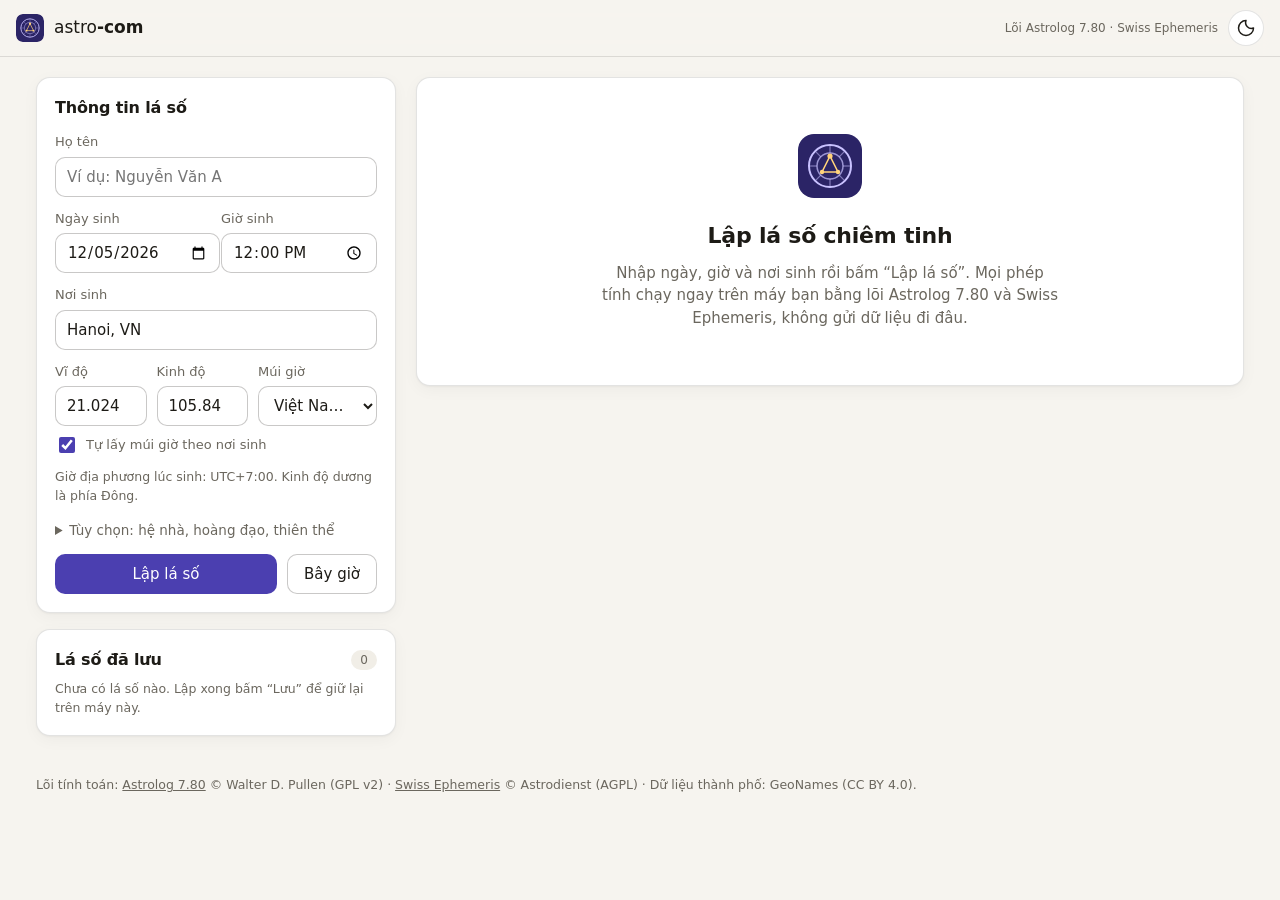
<file: index.html>
<!doctype html>
<html lang="vi">
<head>
  <meta charset="utf-8">
  <meta name="viewport" content="width=device-width, initial-scale=1, viewport-fit=cover">
  <meta name="theme-color" content="#f6f4ef" media="(prefers-color-scheme: light)">
  <meta name="theme-color" content="#131218" media="(prefers-color-scheme: dark)">
  <title>astro-com</title>
  <meta name="description" content="Lập lá số chiêm tinh bằng lõi Astrolog 7.80 và Swiss Ephemeris, chạy ngay trên máy.">
  <link rel="icon" href="icon.svg" type="image/svg+xml">
  <link rel="manifest" href="manifest.webmanifest">
  <link rel="apple-touch-icon" href="apple-touch-icon.png">
  <meta name="apple-mobile-web-app-capable" content="yes">
  <meta name="mobile-web-app-capable" content="yes">
  <meta name="apple-mobile-web-app-title" content="astro-com">
  <meta name="apple-mobile-web-app-status-bar-style" content="default">
  <link rel="stylesheet" href="style.css">
  <script>
    try { const t = localStorage.getItem('astrolog-web.theme'); if (t) document.documentElement.dataset.theme = t; } catch {}
  </script>
</head>
<body>
  <header class="topbar">
    <div class="brand">
      <img src="icon.svg" alt="" width="28" height="28">
      <span>astro<b>-com</b></span>
    </div>
    <div class="topbar-right">
      <span class="engine-tag" id="engineTag">Đang nạp lõi Astrolog…</span>
      <button class="btn small install-btn" type="button" id="installBtn" hidden>
        <svg viewBox="0 0 24 24" width="16" height="16" aria-hidden="true"><path fill="none" stroke="currentColor" stroke-width="2" stroke-linecap="round" stroke-linejoin="round" d="M12 4v11m0 0-4-4m4 4 4-4M5 19h14"/></svg>
        Cài app
      </button>
      <button class="icon-btn" id="themeBtn" type="button" aria-label="Đổi giao diện sáng/tối" title="Đổi giao diện sáng/tối">
        <svg viewBox="0 0 24 24" width="20" height="20" aria-hidden="true"><path fill="none" stroke="currentColor" stroke-width="1.8" stroke-linecap="round" stroke-linejoin="round" d="M12 3a9 9 0 1 0 9 9 7 7 0 0 1-9-9z"/></svg>
      </button>
    </div>
  </header>

  <div class="banner" id="iosHint" hidden>
    <span>Cài lên iPhone/iPad: bấm nút <b>Chia sẻ</b>
      <svg viewBox="0 0 24 24" width="16" height="16" aria-hidden="true" style="vertical-align:-3px"><path fill="none" stroke="currentColor" stroke-width="2" stroke-linecap="round" stroke-linejoin="round" d="M12 15V3m0 0L8 7m4-4 4 4M6 11H5v10h14V11h-1"/></svg>
      rồi chọn <b>Thêm vào MH chính</b>.</span>
    <button class="icon-btn small" type="button" id="iosHintClose" aria-label="Đóng hướng dẫn">✕</button>
  </div>

  <div class="toast" id="toast" role="status" hidden></div>

  <main class="layout">
    <aside class="side">
      <form class="card form" id="chartForm" novalidate>
        <h2>Thông tin lá số</h2>

        <label class="field">
          <span>Họ tên</span>
          <input id="name" name="name" type="text" placeholder="Ví dụ: Nguyễn Văn A" autocomplete="off">
        </label>

        <div class="row2">
          <label class="field">
            <span>Ngày sinh</span>
            <input id="date" name="date" type="date" required>
          </label>
          <label class="field">
            <span>Giờ sinh</span>
            <input id="time" name="time" type="time" step="60" required>
          </label>
        </div>

        <div class="field city-field">
          <label for="city">Nơi sinh</label>
          <input id="city" type="text" placeholder="Gõ tên thành phố, ví dụ: Hanoi" autocomplete="off"
                 role="combobox" aria-expanded="false" aria-controls="citySuggest" aria-autocomplete="list">
          <ul class="suggest" id="citySuggest" role="listbox" hidden></ul>
        </div>

        <div class="row3">
          <label class="field">
            <span>Vĩ độ</span>
            <input id="lat" type="number" step="0.0001" min="-90" max="90" inputmode="decimal">
          </label>
          <label class="field">
            <span>Kinh độ</span>
            <input id="lon" type="number" step="0.0001" min="-180" max="180" inputmode="decimal">
          </label>
          <label class="field">
            <span>Múi giờ</span>
            <select id="tz"></select>
          </label>
        </div>
        <label class="toggle tz-auto"><input type="checkbox" id="tzAuto" checked> Tự lấy múi giờ theo nơi sinh</label>
        <p class="hint" id="zoneNote">Kinh độ dương là phía Đông. Múi giờ theo chuẩn IANA, tự xét giờ mùa hè.</p>

        <details class="more">
          <summary>Tùy chọn: hệ nhà, hoàng đạo, thiên thể</summary>
          <div class="row2">
            <label class="field">
              <span>Hệ thống nhà</span>
              <select id="house">
                <option value="0">Placidus</option>
                <option value="1">Koch</option>
                <option value="2">Equal</option>
                <option value="14">Whole Sign</option>
                <option value="3">Campanus</option>
                <option value="5">Regiomontanus</option>
                <option value="6">Porphyry</option>
                <option value="8">Topocentric</option>
                <option value="9">Alcabitius</option>
                <option value="15">Vedic</option>
              </select>
            </label>
            <label class="field">
              <span>Hoàng đạo</span>
              <select id="zodiac">
                <option value="tropical">Nhiệt đới (Tropical)</option>
                <option value="sidereal">Thiên văn (Sidereal)</option>
              </select>
            </label>
          </div>
          <div class="obj-section">
            <div class="obj-head">
              <span>Thiên thể hiển thị</span>
              <span class="muted" id="objCount"></span>
            </div>
            <div class="presets">
              <button type="button" class="chip-btn" data-preset="basic">Cơ bản</button>
              <button type="button" class="chip-btn" data-preset="popular">Phổ biến</button>
              <button type="button" class="chip-btn" data-preset="all">Tất cả</button>
            </div>
            <div id="objectPicker" class="obj-picker"></div>
            <p class="hint">Luôn có 10 hành tinh chính, Cung Mọc (AC) và Thiên Đỉnh (MC). Thay đổi áp dụng ngay cho lá số đang mở.</p>
          </div>
        </details>

        <p class="error" id="formError" role="alert" hidden></p>

        <div class="actions">
          <button class="btn primary" type="submit" id="castBtn">Lập lá số</button>
          <button class="btn" type="button" id="nowBtn">Bây giờ</button>
        </div>
      </form>

      <section class="card saved">
        <div class="saved-head">
          <h2>Lá số đã lưu</h2>
          <span class="count" id="savedCount">0</span>
        </div>
        <ul id="savedList" class="saved-list"></ul>
        <p class="hint" id="savedEmpty">Chưa có lá số nào. Lập xong bấm “Lưu” để giữ lại trên máy này.</p>
      </section>
    </aside>

    <section class="results">
      <div class="empty card" id="emptyState">
        <img src="icon.svg" alt="" width="64" height="64">
        <h1>Lập lá số chiêm tinh</h1>
        <p>Nhập ngày, giờ và nơi sinh rồi bấm “Lập lá số”. Mọi phép tính chạy ngay trên máy bạn bằng lõi Astrolog 7.80 và Swiss Ephemeris, không gửi dữ liệu đi đâu.</p>
      </div>

      <div class="chart card" id="chartView" hidden>
        <div class="chart-head">
          <div>
            <h1 id="chartTitle"></h1>
            <p class="meta" id="chartMeta"></p>
          </div>
          <button class="btn" type="button" id="saveBtn">Lưu</button>
        </div>

        <nav class="tabs" role="tablist" id="tabs">
          <button role="tab" data-tab="wheel" aria-selected="true">Bánh xe</button>
          <button role="tab" data-tab="positions" aria-selected="false">Vị trí</button>
          <button role="tab" data-tab="aspects" aria-selected="false">Góc chiếu</button>
          <button role="tab" data-tab="transit" aria-selected="false">Transit</button>
          <button role="tab" data-tab="progress" aria-selected="false">Tiến trình</button>
          <button role="tab" data-tab="interp" aria-selected="false">Diễn giải</button>
          <button role="tab" data-tab="classic" aria-selected="false">Cổ điển</button>
        </nav>

        <div class="tab-body" id="tabBody" role="tabpanel"></div>
      </div>
    </section>
  </main>

  <footer class="footer">
    <p>
      Lõi tính toán: <a href="https://www.astrolog.org/astrolog.htm" target="_blank" rel="noopener">Astrolog 7.80</a>
      © Walter D. Pullen (GPL v2) · <a href="https://www.astro.com/swisseph/" target="_blank" rel="noopener">Swiss Ephemeris</a>
      © Astrodienst (AGPL) · Dữ liệu thành phố: GeoNames (CC BY 4.0).
      <span id="offlineState"></span>
    </p>
  </footer>

  <script src="astrolog.js"></script>
  <script type="module" src="app.js"></script>
</body>
</html>
</file>
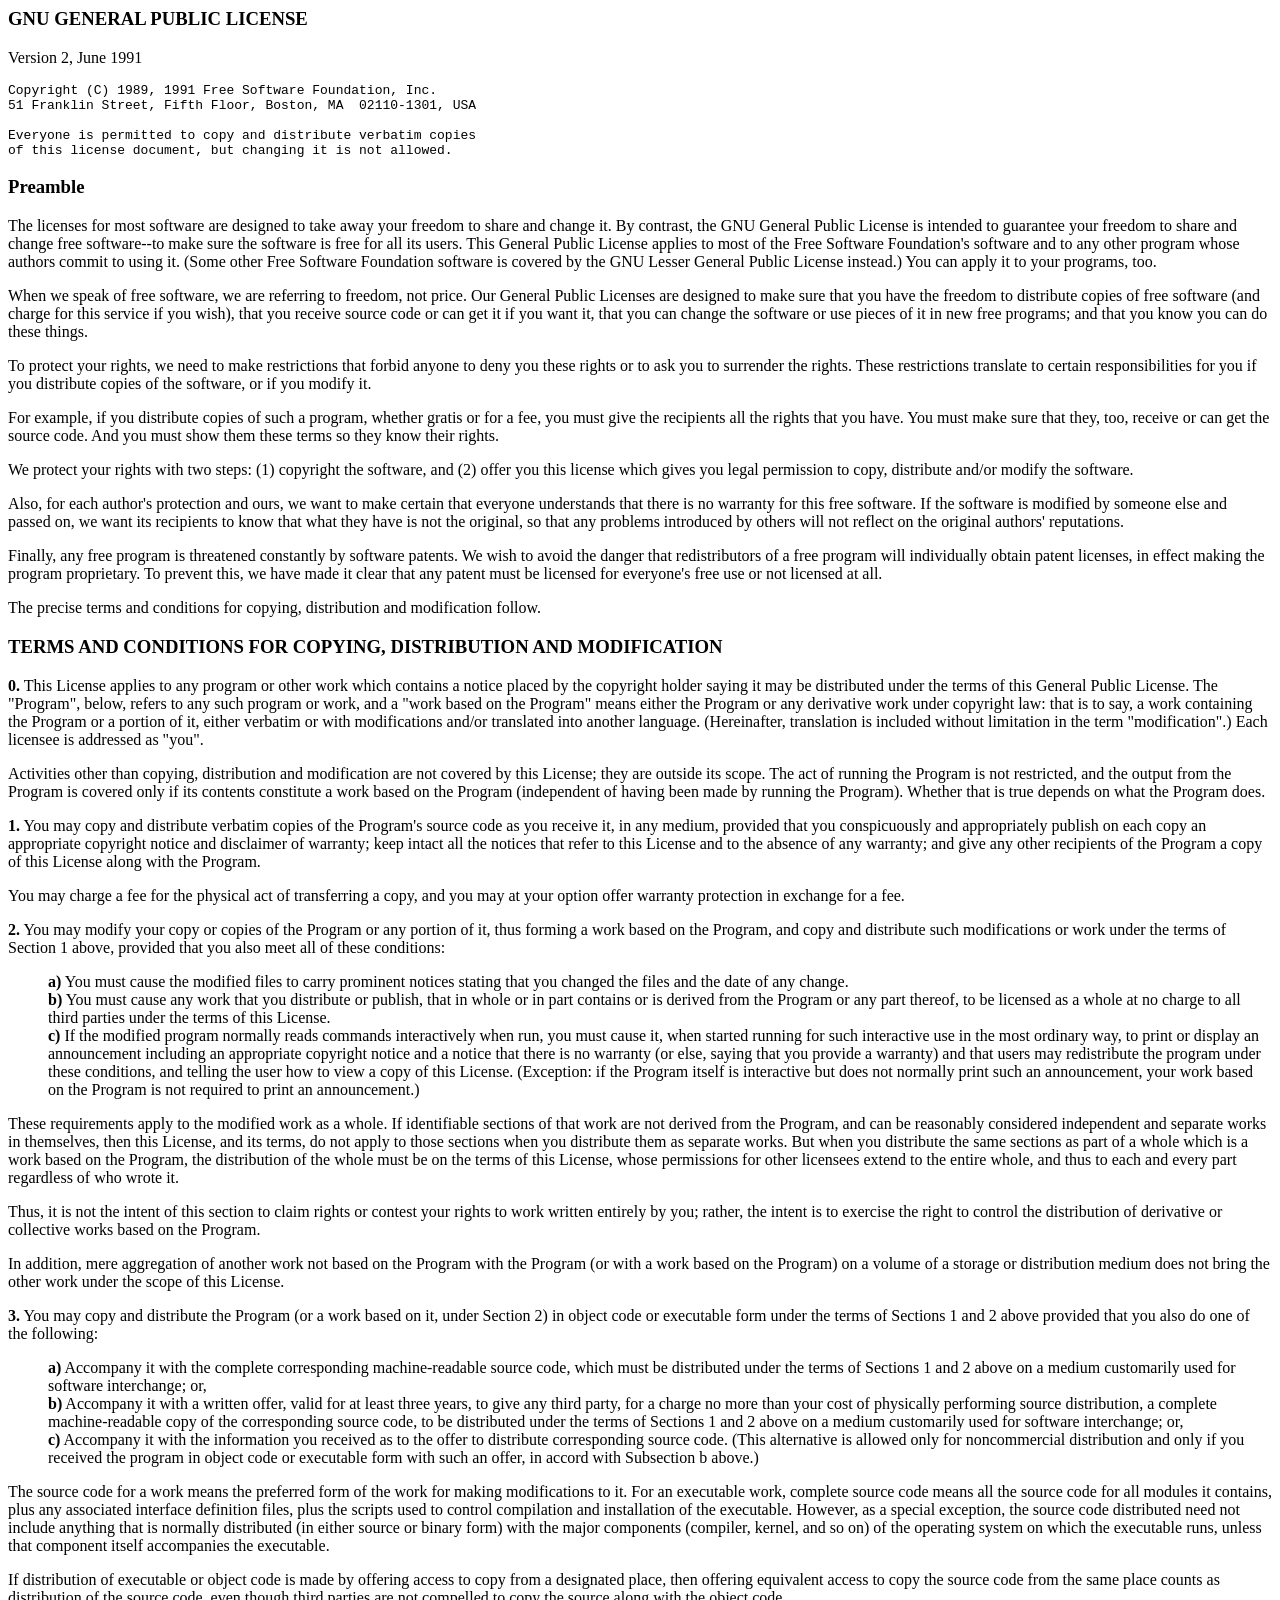
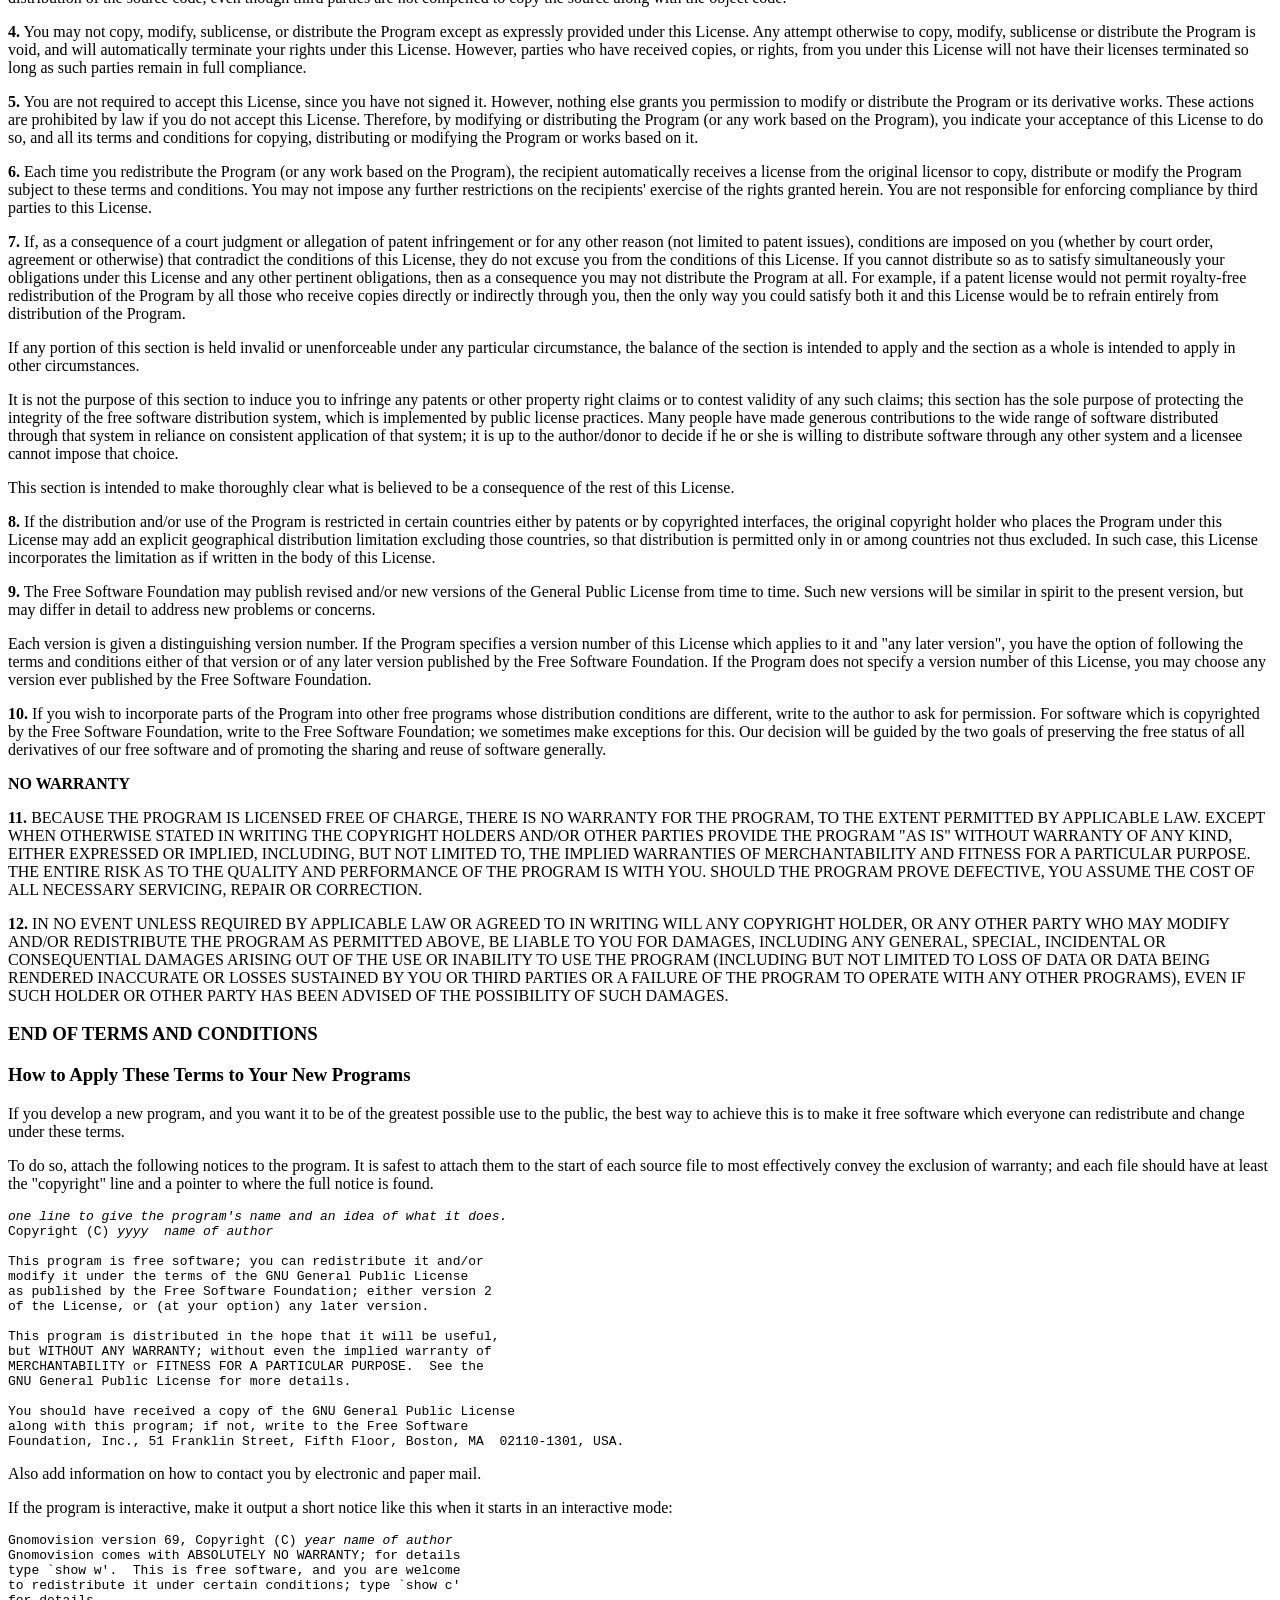
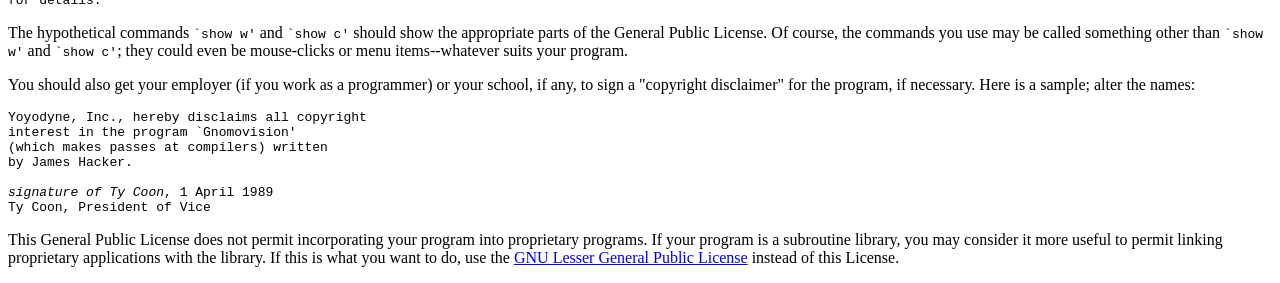
<file: astrolog-source/license.htm>
<!DOCTYPE html PUBLIC "-//W3C//DTD HTML 4.01 Transitional//EN">

<html><head>
 <meta http-equiv="Content-Type" content="text/html; charset=utf-8">
 <title>GNU General Public License v2.0 - GNU Project - Free Software Foundation (FSF)</title>
 <link rel="alternate" type="application/rdf+xml"
       href="http://www.gnu.org/licenses/old-licenses/gpl-2.0.rdf"> 
</head>
<body>
<h3><a id="SEC1">GNU GENERAL PUBLIC LICENSE</a></h3>
<p>
Version 2, June 1991
</p>

<pre>
Copyright (C) 1989, 1991 Free Software Foundation, Inc.  
51 Franklin Street, Fifth Floor, Boston, MA  02110-1301, USA

Everyone is permitted to copy and distribute verbatim copies
of this license document, but changing it is not allowed.
</pre>

<h3><a id="preamble"></a><a id="SEC2">Preamble</a></h3>

<p>
  The licenses for most software are designed to take away your
freedom to share and change it.  By contrast, the GNU General Public
License is intended to guarantee your freedom to share and change free
software--to make sure the software is free for all its users.  This
General Public License applies to most of the Free Software
Foundation's software and to any other program whose authors commit to
using it.  (Some other Free Software Foundation software is covered by
the GNU Lesser General Public License instead.)  You can apply it to
your programs, too.
</p>

<p>
  When we speak of free software, we are referring to freedom, not
price.  Our General Public Licenses are designed to make sure that you
have the freedom to distribute copies of free software (and charge for
this service if you wish), that you receive source code or can get it
if you want it, that you can change the software or use pieces of it
in new free programs; and that you know you can do these things.
</p>

<p>
  To protect your rights, we need to make restrictions that forbid
anyone to deny you these rights or to ask you to surrender the rights.
These restrictions translate to certain responsibilities for you if you
distribute copies of the software, or if you modify it.
</p>

<p>
  For example, if you distribute copies of such a program, whether
gratis or for a fee, you must give the recipients all the rights that
you have.  You must make sure that they, too, receive or can get the
source code.  And you must show them these terms so they know their
rights.
</p>

<p>
  We protect your rights with two steps: (1) copyright the software, and
(2) offer you this license which gives you legal permission to copy,
distribute and/or modify the software.
</p>

<p>
  Also, for each author's protection and ours, we want to make certain
that everyone understands that there is no warranty for this free
software.  If the software is modified by someone else and passed on, we
want its recipients to know that what they have is not the original, so
that any problems introduced by others will not reflect on the original
authors' reputations.
</p>

<p>
  Finally, any free program is threatened constantly by software
patents.  We wish to avoid the danger that redistributors of a free
program will individually obtain patent licenses, in effect making the
program proprietary.  To prevent this, we have made it clear that any
patent must be licensed for everyone's free use or not licensed at all.
</p>

<p>
  The precise terms and conditions for copying, distribution and
modification follow.
</p>


<h3><a id="terms"></a><a id="SEC3">TERMS AND CONDITIONS FOR COPYING, DISTRIBUTION AND MODIFICATION</a></h3>


<a id="section0"></a><p>
<strong>0.</strong>
 This License applies to any program or other work which contains
a notice placed by the copyright holder saying it may be distributed
under the terms of this General Public License.  The "Program", below,
refers to any such program or work, and a "work based on the Program"
means either the Program or any derivative work under copyright law:
that is to say, a work containing the Program or a portion of it,
either verbatim or with modifications and/or translated into another
language.  (Hereinafter, translation is included without limitation in
the term "modification".)  Each licensee is addressed as "you".
</p>

<p>
Activities other than copying, distribution and modification are not
covered by this License; they are outside its scope.  The act of
running the Program is not restricted, and the output from the Program
is covered only if its contents constitute a work based on the
Program (independent of having been made by running the Program).
Whether that is true depends on what the Program does.
</p>

<a id="section1"></a><p>
<strong>1.</strong>
 You may copy and distribute verbatim copies of the Program's
source code as you receive it, in any medium, provided that you
conspicuously and appropriately publish on each copy an appropriate
copyright notice and disclaimer of warranty; keep intact all the
notices that refer to this License and to the absence of any warranty;
and give any other recipients of the Program a copy of this License
along with the Program.
</p>

<p>
You may charge a fee for the physical act of transferring a copy, and
you may at your option offer warranty protection in exchange for a fee.
</p>

<a id="section2"></a><p>
<strong>2.</strong>
 You may modify your copy or copies of the Program or any portion
of it, thus forming a work based on the Program, and copy and
distribute such modifications or work under the terms of Section 1
above, provided that you also meet all of these conditions:
</p>

<dl>
  <dt></dt>
    <dd>
      <strong>a)</strong>
      You must cause the modified files to carry prominent notices
      stating that you changed the files and the date of any change.
    </dd>
  <dt></dt>
    <dd>
      <strong>b)</strong>
      You must cause any work that you distribute or publish, that in
      whole or in part contains or is derived from the Program or any
      part thereof, to be licensed as a whole at no charge to all third
      parties under the terms of this License.
    </dd>
  <dt></dt>
    <dd>
      <strong>c)</strong>
      If the modified program normally reads commands interactively
      when run, you must cause it, when started running for such
      interactive use in the most ordinary way, to print or display an
      announcement including an appropriate copyright notice and a
      notice that there is no warranty (or else, saying that you provide
      a warranty) and that users may redistribute the program under
      these conditions, and telling the user how to view a copy of this
      License.  (Exception: if the Program itself is interactive but
      does not normally print such an announcement, your work based on
      the Program is not required to print an announcement.)
    </dd>
</dl>

<p>
These requirements apply to the modified work as a whole.  If
identifiable sections of that work are not derived from the Program,
and can be reasonably considered independent and separate works in
themselves, then this License, and its terms, do not apply to those
sections when you distribute them as separate works.  But when you
distribute the same sections as part of a whole which is a work based
on the Program, the distribution of the whole must be on the terms of
this License, whose permissions for other licensees extend to the
entire whole, and thus to each and every part regardless of who wrote it.
</p>

<p>
Thus, it is not the intent of this section to claim rights or contest
your rights to work written entirely by you; rather, the intent is to
exercise the right to control the distribution of derivative or
collective works based on the Program.
</p>

<p>
In addition, mere aggregation of another work not based on the Program
with the Program (or with a work based on the Program) on a volume of
a storage or distribution medium does not bring the other work under
the scope of this License.
</p>

<a id="section3"></a><p>
<strong>3.</strong>
 You may copy and distribute the Program (or a work based on it,
under Section 2) in object code or executable form under the terms of
Sections 1 and 2 above provided that you also do one of the following:
</p>

<!-- we use this doubled UL to get the sub-sections indented, -->
<!-- while making the bullets as unobvious as possible. -->

<dl>
  <dt></dt>
    <dd>
      <strong>a)</strong>
      Accompany it with the complete corresponding machine-readable
      source code, which must be distributed under the terms of Sections
      1 and 2 above on a medium customarily used for software interchange; or,
    </dd>
  <dt></dt>
    <dd>
      <strong>b)</strong>
      Accompany it with a written offer, valid for at least three
      years, to give any third party, for a charge no more than your
      cost of physically performing source distribution, a complete
      machine-readable copy of the corresponding source code, to be
      distributed under the terms of Sections 1 and 2 above on a medium
      customarily used for software interchange; or,
    </dd>
  <dt></dt>
    <dd>
      <strong>c)</strong>
      Accompany it with the information you received as to the offer
      to distribute corresponding source code.  (This alternative is
      allowed only for noncommercial distribution and only if you
      received the program in object code or executable form with such
      an offer, in accord with Subsection b above.)
    </dd>
</dl>

<p>
The source code for a work means the preferred form of the work for
making modifications to it.  For an executable work, complete source
code means all the source code for all modules it contains, plus any
associated interface definition files, plus the scripts used to
control compilation and installation of the executable.  However, as a
special exception, the source code distributed need not include
anything that is normally distributed (in either source or binary
form) with the major components (compiler, kernel, and so on) of the
operating system on which the executable runs, unless that component
itself accompanies the executable.
</p>

<p>
If distribution of executable or object code is made by offering
access to copy from a designated place, then offering equivalent
access to copy the source code from the same place counts as
distribution of the source code, even though third parties are not
compelled to copy the source along with the object code.
</p>

<a id="section4"></a><p>
<strong>4.</strong>
 You may not copy, modify, sublicense, or distribute the Program
except as expressly provided under this License.  Any attempt
otherwise to copy, modify, sublicense or distribute the Program is
void, and will automatically terminate your rights under this License.
However, parties who have received copies, or rights, from you under
this License will not have their licenses terminated so long as such
parties remain in full compliance.
</p>

<a id="section5"></a><p>
<strong>5.</strong>
 You are not required to accept this License, since you have not
signed it.  However, nothing else grants you permission to modify or
distribute the Program or its derivative works.  These actions are
prohibited by law if you do not accept this License.  Therefore, by
modifying or distributing the Program (or any work based on the
Program), you indicate your acceptance of this License to do so, and
all its terms and conditions for copying, distributing or modifying
the Program or works based on it.
</p>

<a id="section6"></a><p>
<strong>6.</strong>
 Each time you redistribute the Program (or any work based on the
Program), the recipient automatically receives a license from the
original licensor to copy, distribute or modify the Program subject to
these terms and conditions.  You may not impose any further
restrictions on the recipients' exercise of the rights granted herein.
You are not responsible for enforcing compliance by third parties to
this License.
</p>

<a id="section7"></a><p>
<strong>7.</strong>
 If, as a consequence of a court judgment or allegation of patent
infringement or for any other reason (not limited to patent issues),
conditions are imposed on you (whether by court order, agreement or
otherwise) that contradict the conditions of this License, they do not
excuse you from the conditions of this License.  If you cannot
distribute so as to satisfy simultaneously your obligations under this
License and any other pertinent obligations, then as a consequence you
may not distribute the Program at all.  For example, if a patent
license would not permit royalty-free redistribution of the Program by
all those who receive copies directly or indirectly through you, then
the only way you could satisfy both it and this License would be to
refrain entirely from distribution of the Program.
</p>

<p>
If any portion of this section is held invalid or unenforceable under
any particular circumstance, the balance of the section is intended to
apply and the section as a whole is intended to apply in other
circumstances.
</p>

<p>
It is not the purpose of this section to induce you to infringe any
patents or other property right claims or to contest validity of any
such claims; this section has the sole purpose of protecting the
integrity of the free software distribution system, which is
implemented by public license practices.  Many people have made
generous contributions to the wide range of software distributed
through that system in reliance on consistent application of that
system; it is up to the author/donor to decide if he or she is willing
to distribute software through any other system and a licensee cannot
impose that choice.
</p>

<p>
This section is intended to make thoroughly clear what is believed to
be a consequence of the rest of this License.
</p>

<a id="section8"></a><p>
<strong>8.</strong>
 If the distribution and/or use of the Program is restricted in
certain countries either by patents or by copyrighted interfaces, the
original copyright holder who places the Program under this License
may add an explicit geographical distribution limitation excluding
those countries, so that distribution is permitted only in or among
countries not thus excluded.  In such case, this License incorporates
the limitation as if written in the body of this License.
</p>

<a id="section9"></a><p>
<strong>9.</strong>
 The Free Software Foundation may publish revised and/or new versions
of the General Public License from time to time.  Such new versions will
be similar in spirit to the present version, but may differ in detail to
address new problems or concerns.
</p>

<p>
Each version is given a distinguishing version number.  If the Program
specifies a version number of this License which applies to it and "any
later version", you have the option of following the terms and conditions
either of that version or of any later version published by the Free
Software Foundation.  If the Program does not specify a version number of
this License, you may choose any version ever published by the Free Software
Foundation.
</p>

<a id="section10"></a><p>
<strong>10.</strong>
 If you wish to incorporate parts of the Program into other free
programs whose distribution conditions are different, write to the author
to ask for permission.  For software which is copyrighted by the Free
Software Foundation, write to the Free Software Foundation; we sometimes
make exceptions for this.  Our decision will be guided by the two goals
of preserving the free status of all derivatives of our free software and
of promoting the sharing and reuse of software generally.
</p>

<a id="section11"></a><p><strong>NO WARRANTY</strong></p>

<p>
<strong>11.</strong>
 BECAUSE THE PROGRAM IS LICENSED FREE OF CHARGE, THERE IS NO WARRANTY
FOR THE PROGRAM, TO THE EXTENT PERMITTED BY APPLICABLE LAW.  EXCEPT WHEN
OTHERWISE STATED IN WRITING THE COPYRIGHT HOLDERS AND/OR OTHER PARTIES
PROVIDE THE PROGRAM "AS IS" WITHOUT WARRANTY OF ANY KIND, EITHER EXPRESSED
OR IMPLIED, INCLUDING, BUT NOT LIMITED TO, THE IMPLIED WARRANTIES OF
MERCHANTABILITY AND FITNESS FOR A PARTICULAR PURPOSE.  THE ENTIRE RISK AS
TO THE QUALITY AND PERFORMANCE OF THE PROGRAM IS WITH YOU.  SHOULD THE
PROGRAM PROVE DEFECTIVE, YOU ASSUME THE COST OF ALL NECESSARY SERVICING,
REPAIR OR CORRECTION.
</p>

<a id="section12"></a><p>
<strong>12.</strong>
 IN NO EVENT UNLESS REQUIRED BY APPLICABLE LAW OR AGREED TO IN WRITING
WILL ANY COPYRIGHT HOLDER, OR ANY OTHER PARTY WHO MAY MODIFY AND/OR
REDISTRIBUTE THE PROGRAM AS PERMITTED ABOVE, BE LIABLE TO YOU FOR DAMAGES,
INCLUDING ANY GENERAL, SPECIAL, INCIDENTAL OR CONSEQUENTIAL DAMAGES ARISING
OUT OF THE USE OR INABILITY TO USE THE PROGRAM (INCLUDING BUT NOT LIMITED
TO LOSS OF DATA OR DATA BEING RENDERED INACCURATE OR LOSSES SUSTAINED BY
YOU OR THIRD PARTIES OR A FAILURE OF THE PROGRAM TO OPERATE WITH ANY OTHER
PROGRAMS), EVEN IF SUCH HOLDER OR OTHER PARTY HAS BEEN ADVISED OF THE
POSSIBILITY OF SUCH DAMAGES.
</p>

<h3>END OF TERMS AND CONDITIONS</h3>

<h3><a id="howto"></a><a id="SEC4">How to Apply These Terms to Your New Programs</a></h3>

<p>
  If you develop a new program, and you want it to be of the greatest
possible use to the public, the best way to achieve this is to make it
free software which everyone can redistribute and change under these terms.
</p>

<p>
  To do so, attach the following notices to the program.  It is safest
to attach them to the start of each source file to most effectively
convey the exclusion of warranty; and each file should have at least
the "copyright" line and a pointer to where the full notice is found.
</p>

<pre>
<var>one line to give the program's name and an idea of what it does.</var>
Copyright (C) <var>yyyy</var>  <var>name of author</var>

This program is free software; you can redistribute it and/or
modify it under the terms of the GNU General Public License
as published by the Free Software Foundation; either version 2
of the License, or (at your option) any later version.

This program is distributed in the hope that it will be useful,
but WITHOUT ANY WARRANTY; without even the implied warranty of
MERCHANTABILITY or FITNESS FOR A PARTICULAR PURPOSE.  See the
GNU General Public License for more details.

You should have received a copy of the GNU General Public License
along with this program; if not, write to the Free Software
Foundation, Inc., 51 Franklin Street, Fifth Floor, Boston, MA  02110-1301, USA.
</pre>

<p>
Also add information on how to contact you by electronic and paper mail.
</p>

<p>
If the program is interactive, make it output a short notice like this
when it starts in an interactive mode:
</p>

<pre>
Gnomovision version 69, Copyright (C) <var>year</var> <var>name of author</var>
Gnomovision comes with ABSOLUTELY NO WARRANTY; for details
type `show w'.  This is free software, and you are welcome
to redistribute it under certain conditions; type `show c' 
for details.
</pre>

<p>
The hypothetical commands <samp>`show w'</samp> and <samp>`show c'</samp> should show
the appropriate parts of the General Public License.  Of course, the
commands you use may be called something other than <samp>`show w'</samp> and
<samp>`show c'</samp>; they could even be mouse-clicks or menu items--whatever
suits your program.
</p>

<p>
You should also get your employer (if you work as a programmer) or your
school, if any, to sign a "copyright disclaimer" for the program, if
necessary.  Here is a sample; alter the names:
</p>


<pre>
Yoyodyne, Inc., hereby disclaims all copyright
interest in the program `Gnomovision'
(which makes passes at compilers) written 
by James Hacker.

<var>signature of Ty Coon</var>, 1 April 1989
Ty Coon, President of Vice
</pre>

<p>
This General Public License does not permit incorporating your program into
proprietary programs.  If your program is a subroutine library, you may
consider it more useful to permit linking proprietary applications with the
library.  If this is what you want to do, use the 
<a href="http://www.gnu.org/licenses/lgpl.html">GNU Lesser General Public License</a>
instead of this License.
</p>

</body></html>
</file>
<file: style.css>
:root {
  --bg: #f6f4ef;
  --surface: #ffffff;
  --surface-2: #f1eee7;
  --text: #1d1b16;
  --muted: #6b675e;
  --border: rgba(29, 27, 22, 0.12);
  --border-strong: rgba(29, 27, 22, 0.24);
  --accent: #4b3fb0;
  --accent-ink: #ffffff;
  --accent-soft: #ecebfb;
  --danger: #b3261e;
  --term-bg: #fbfaf7;
  --radius: 10px;
  --shadow: 0 1px 2px rgba(0, 0, 0, 0.04), 0 4px 16px rgba(0, 0, 0, 0.04);
  color-scheme: light;

  /* Astrolog text colors, tuned for a light background */
  --k-white: #1d1b16; --k-ltgray: #55524b; --k-gray: #8a867c; --k-black: #1d1b16;
  --k-red: #c62828; --k-maroon: #8e2a2a; --k-blue: #1f5fc4; --k-navy: #23377a;
  --k-green: #1b8a3a; --k-dkgreen: #2d6b2d; --k-yellow: #a07000; --k-olive: #6f6a16;
  --k-magenta: #b0287f; --k-purple: #6a3aa8; --k-cyan: #00838f; --k-teal: #2a6f6f; --k-orange: #c25a00;
}

@media (prefers-color-scheme: dark) {
  :root:not([data-theme="light"]) {
    --bg: #131218; --surface: #1c1b22; --surface-2: #24232b; --text: #ece9e1; --muted: #a29e94;
    --border: rgba(255, 255, 255, 0.10); --border-strong: rgba(255, 255, 255, 0.22);
    --accent: #a89cff; --accent-ink: #17142e; --accent-soft: #2a2650; --danger: #ff8a80;
    --term-bg: #101015; --shadow: none; color-scheme: dark;
    --k-white: #f2f0ea; --k-ltgray: #c4c1b8; --k-gray: #85827a; --k-black: #9a978f;
    --k-red: #ff6b6b; --k-maroon: #d07a7a; --k-blue: #6ea8ff; --k-navy: #8a9be0;
    --k-green: #5fdc7f; --k-dkgreen: #77b877; --k-yellow: #ffd54f; --k-olive: #c8c06a;
    --k-magenta: #ff7ad1; --k-purple: #b48cff; --k-cyan: #4fd8e0; --k-teal: #6ab8b8; --k-orange: #ffa94d;
  }
}
:root[data-theme="dark"] {
  --bg: #131218; --surface: #1c1b22; --surface-2: #24232b; --text: #ece9e1; --muted: #a29e94;
  --border: rgba(255, 255, 255, 0.10); --border-strong: rgba(255, 255, 255, 0.22);
  --accent: #a89cff; --accent-ink: #17142e; --accent-soft: #2a2650; --danger: #ff8a80;
  --term-bg: #101015; --shadow: none; color-scheme: dark;
  --k-white: #f2f0ea; --k-ltgray: #c4c1b8; --k-gray: #85827a; --k-black: #9a978f;
  --k-red: #ff6b6b; --k-maroon: #d07a7a; --k-blue: #6ea8ff; --k-navy: #8a9be0;
  --k-green: #5fdc7f; --k-dkgreen: #77b877; --k-yellow: #ffd54f; --k-olive: #c8c06a;
  --k-magenta: #ff7ad1; --k-purple: #b48cff; --k-cyan: #4fd8e0; --k-teal: #6ab8b8; --k-orange: #ffa94d;
}

* { box-sizing: border-box; }
html, body { margin: 0; }
body {
  background: var(--bg);
  color: var(--text);
  font: 15px/1.5 system-ui, -apple-system, "Segoe UI", Roboto, "Helvetica Neue", Arial, sans-serif;
  -webkit-text-size-adjust: 100%;
}
h1, h2, h3 { margin: 0; font-weight: 600; letter-spacing: -0.01em; }
h1 { font-size: 22px; }
h2 { font-size: 16px; }
button, input, select { font: inherit; color: inherit; }
[hidden] { display: none !important; }

.topbar {
  position: sticky; top: 0; z-index: 10;
  display: flex; align-items: center; justify-content: space-between; gap: 12px;
  padding: 10px max(16px, env(safe-area-inset-right)) 10px max(16px, env(safe-area-inset-left));
  background: color-mix(in srgb, var(--bg) 88%, transparent);
  backdrop-filter: saturate(1.4) blur(10px);
  border-bottom: 1px solid var(--border);
}
.brand { display: flex; align-items: center; gap: 10px; font-size: 17px; }
.brand img { border-radius: 7px; }
.topbar-right { display: flex; align-items: center; gap: 10px; min-width: 0; }
.engine-tag { font-size: 12px; color: var(--muted); white-space: nowrap; overflow: hidden; text-overflow: ellipsis; }
.icon-btn {
  display: grid; place-items: center; width: 36px; height: 36px; border-radius: 50%;
  border: 1px solid var(--border); background: var(--surface); cursor: pointer;
}
.icon-btn:hover { border-color: var(--border-strong); }

.layout {
  display: grid; grid-template-columns: 360px minmax(0, 1fr); gap: 20px; align-items: start;
  max-width: 1240px; margin: 0 auto; padding: 20px 16px 40px;
}
.side { display: grid; gap: 16px; position: sticky; top: 76px; }
.card {
  background: var(--surface); border: 1px solid var(--border); border-radius: 14px;
  padding: 18px; box-shadow: var(--shadow);
}

.form { display: grid; gap: 12px; }
.field { display: grid; gap: 5px; min-width: 0; }
.field > span, .field > label { font-size: 13px; color: var(--muted); }
.row2 { display: grid; grid-template-columns: 1fr 1fr; gap: 10px; }
.row3 { display: grid; grid-template-columns: 1fr 1fr 1.3fr; gap: 10px; }
input, select {
  width: 100%; height: 40px; padding: 0 11px; border-radius: var(--radius);
  border: 1px solid var(--border-strong); background: var(--surface);
  outline: none; transition: border-color .15s, box-shadow .15s;
}
input:focus, select:focus { border-color: var(--accent); box-shadow: 0 0 0 3px var(--accent-soft); }
input[aria-invalid="true"] { border-color: var(--danger); }
.hint { margin: 0; font-size: 12.5px; color: var(--muted); }
.error { margin: 0; font-size: 13px; color: var(--danger); }

.city-field { position: relative; }
.suggest {
  position: absolute; left: 0; right: 0; top: 100%; z-index: 20; margin: 4px 0 0; padding: 4px;
  list-style: none; background: var(--surface); border: 1px solid var(--border-strong);
  border-radius: var(--radius); box-shadow: 0 8px 24px rgba(0, 0, 0, .12); max-height: 300px; overflow: auto;
}
.suggest li { display: flex; justify-content: space-between; gap: 8px; padding: 8px 10px; border-radius: 7px; cursor: pointer; }
.suggest li[aria-selected="true"], .suggest li:hover { background: var(--accent-soft); }
.suggest .cc { font-size: 12px; color: var(--muted); white-space: nowrap; }

.more summary { cursor: pointer; font-size: 13.5px; color: var(--muted); padding: 2px 0; }
.more[open] summary { margin-bottom: 10px; }

.actions { display: flex; gap: 10px; }
.btn {
  height: 40px; padding: 0 16px; border-radius: var(--radius); cursor: pointer;
  border: 1px solid var(--border-strong); background: var(--surface); font-weight: 500;
  transition: transform .05s, background .15s; white-space: nowrap;
}
.btn:hover { background: var(--surface-2); }
.btn:active { transform: scale(.98); }
.btn.primary { flex: 1; background: var(--accent); color: var(--accent-ink); border-color: transparent; }
.btn.primary:hover { filter: brightness(1.06); }
.btn:disabled { opacity: .6; cursor: progress; }
.btn.small { height: 32px; padding: 0 12px; font-size: 13px; }

.saved-head { display: flex; align-items: center; justify-content: space-between; margin-bottom: 8px; }
.count { font-size: 12px; color: var(--muted); background: var(--surface-2); border-radius: 99px; padding: 1px 9px; }
.saved-list { list-style: none; margin: 0; padding: 0; display: grid; gap: 2px; max-height: 280px; overflow: auto; }
.saved-list li { display: flex; align-items: center; gap: 6px; }
.saved-list .open {
  flex: 1; min-width: 0; text-align: left; background: none; border: 0; padding: 8px; border-radius: 8px; cursor: pointer;
}
.saved-list .open:hover { background: var(--surface-2); }
.saved-list .open b { display: block; font-weight: 500; white-space: nowrap; overflow: hidden; text-overflow: ellipsis; }
.saved-list .open small { color: var(--muted); }
.saved-list .del { background: none; border: 0; color: var(--muted); cursor: pointer; width: 32px; height: 32px; border-radius: 8px; }
.saved-list .del:hover { background: var(--surface-2); color: var(--danger); }

.empty { text-align: center; padding: 56px 24px; }
.empty img { border-radius: 16px; margin-bottom: 14px; }
.empty p { max-width: 460px; margin: 10px auto 0; color: var(--muted); }

.chart { padding: 0; overflow: hidden; }
.chart-head { display: flex; align-items: flex-start; justify-content: space-between; gap: 12px; padding: 18px 18px 12px; }
.meta { margin: 4px 0 0; color: var(--muted); font-size: 13.5px; }
.tabs {
  display: flex; gap: 4px; padding: 0 12px; border-bottom: 1px solid var(--border);
  overflow-x: auto; scrollbar-width: none;
}
.tabs::-webkit-scrollbar { display: none; }
.tabs button {
  flex: none; background: none; border: 0; padding: 10px 12px; cursor: pointer; color: var(--muted);
  border-bottom: 2px solid transparent; margin-bottom: -1px; font-weight: 500;
}
.tabs button[aria-selected="true"] { color: var(--text); border-bottom-color: var(--accent); }
.tab-body { padding: 16px 18px 20px; min-height: 320px; }

.wheel-bar { display: flex; flex-wrap: wrap; align-items: center; justify-content: space-between; gap: 10px; margin-bottom: 12px; }
.toggle { display: inline-flex; align-items: center; gap: 8px; font-size: 13.5px; color: var(--muted); cursor: pointer; }
.toggle input { width: 18px; height: 18px; accent-color: var(--accent); }
.wheel-wrap { display: grid; place-items: center; }
.wheel-wrap img { width: 100%; max-width: 760px; height: auto; border-radius: 12px; border: 1px solid var(--border); image-rendering: auto; }

.term {
  background: var(--term-bg); border: 1px solid var(--border); border-radius: 12px;
  padding: 14px 16px; overflow-x: auto;
  font: 13px/1.45 ui-monospace, "Cascadia Mono", Consolas, "SFMono-Regular", Menlo, monospace;
  white-space: nowrap;
}
.term.wrap { white-space: normal; }
.note { margin: 0 0 10px; font-size: 13px; color: var(--muted); }

.loading { display: flex; align-items: center; gap: 10px; color: var(--muted); padding: 30px 0; justify-content: center; }
.spinner { width: 18px; height: 18px; border-radius: 50%; border: 2px solid var(--border-strong); border-top-color: var(--accent); animation: spin .8s linear infinite; }
@keyframes spin { to { transform: rotate(360deg); } }

.k-white { color: var(--k-white); } .k-ltgray { color: var(--k-ltgray); } .k-gray { color: var(--k-gray); }
.k-black { color: var(--k-black); } .k-red { color: var(--k-red); } .k-maroon { color: var(--k-maroon); }
.k-blue { color: var(--k-blue); } .k-navy { color: var(--k-navy); } .k-green { color: var(--k-green); }
.k-dkgreen { color: var(--k-dkgreen); } .k-yellow { color: var(--k-yellow); } .k-olive { color: var(--k-olive); }
.k-magenta { color: var(--k-magenta); } .k-purple { color: var(--k-purple); } .k-cyan { color: var(--k-cyan); }
.k-teal { color: var(--k-teal); } .k-orange { color: var(--k-orange); }

@media (max-width: 900px) {
  .layout { grid-template-columns: minmax(0, 1fr); padding: 12px 12px 32px; gap: 14px; }
  .side { position: static; }
  .results { order: -1; }
  .results:has(#emptyState:not([hidden])) { order: 0; }
  .engine-tag { display: none; }
}
@media (max-width: 480px) {
  .card { padding: 14px; border-radius: 12px; }
  .row3 { grid-template-columns: 1fr 1fr; }
  .row3 .field:last-child { grid-column: 1 / -1; }
  .chart-head { padding: 14px 14px 10px; }
  .tab-body { padding: 12px 12px 16px; }
  .term { font-size: 11.5px; padding: 10px 12px; }
  h1 { font-size: 19px; }
}

/* ---------- extra objects picker ---------- */
.obj-section { display: grid; gap: 8px; margin-top: 12px; }
.obj-head { display: flex; justify-content: space-between; font-size: 13px; color: var(--muted); }
.obj-head span:first-child { color: var(--text); font-weight: 500; }
.presets { display: flex; flex-wrap: wrap; gap: 6px; }
.chip-btn {
  border: 1px solid var(--border-strong); background: var(--surface); border-radius: 99px;
  padding: 4px 12px; font-size: 13px; cursor: pointer;
}
.chip-btn:hover { background: var(--surface-2); }
.obj-picker { display: grid; gap: 10px; max-height: 340px; overflow: auto; padding-right: 2px; }
.obj-group-head { display: flex; justify-content: space-between; align-items: center; font-size: 12.5px; color: var(--muted); margin-bottom: 5px; }
.link-btn { border: 0; background: none; color: var(--accent); font-size: 12.5px; cursor: pointer; padding: 2px 4px; }
.obj-chips { display: flex; flex-wrap: wrap; gap: 6px; }
.obj-chip {
  display: inline-flex; align-items: center; gap: 5px; padding: 4px 10px 4px 6px; border-radius: 99px;
  border: 1px solid var(--border-strong); font-size: 13px; cursor: pointer; user-select: none;
}
.obj-chip input { position: absolute; opacity: 0; pointer-events: none; width: 0; height: 0; }
.obj-chip:has(input:checked) { background: var(--accent-soft); border-color: var(--accent); }
.obj-chip:has(input:focus-visible) { box-shadow: 0 0 0 3px var(--accent-soft); }
.obj-chip .g-txt { font-size: 10.5px; }

/* ---------- birth-time rectification ---------- */
.shift-badge {
  display: inline-block; font-size: 12px; font-weight: 600; padding: 1px 8px; border-radius: 99px;
  background: var(--accent-soft); color: var(--accent); vertical-align: 1px;
}
.rectify {
  display: grid; grid-template-columns: 236px auto 1fr; align-items: center; gap: 10px 16px;
  padding: 10px 12px; margin-bottom: 14px; border-radius: 12px; background: var(--surface-2);
}
/* Every line here has a fixed height and never wraps, so rotating the wheel can't shift the layout. */
.rect-time { min-width: 0; }
.rect-line { display: flex; align-items: center; gap: 8px; height: 24px; white-space: nowrap; }
.rect-time b { font-size: 16px; font-variant-numeric: tabular-nums; }
.rect-line .shift-badge { flex: none; }
.shift-badge.zero { background: transparent; color: var(--muted); font-weight: 400; padding-left: 0; }
.rect-angles { font-size: 12.5px; font-variant-numeric: tabular-nums; }
.rect-angles span { display: block; height: 18px; line-height: 18px; white-space: nowrap; overflow: hidden; text-overflow: ellipsis; }
.meta-shifted { color: var(--accent); font-weight: 600; }
.rect-steps { display: flex; gap: 4px; }
.rect-steps button {
  min-width: 44px; height: 34px; border-radius: 8px; border: 1px solid var(--border-strong); background: var(--surface);
  font-size: 13px; font-variant-numeric: tabular-nums; cursor: pointer;
}
.rect-steps button:hover { border-color: var(--accent); }
.rect-steps button:active { transform: scale(.96); }
.rect-actions { display: flex; flex-wrap: wrap; gap: 6px; justify-content: flex-end; }
.rect-actions .btn { display: inline-flex; align-items: center; gap: 6px; }
.btn[aria-pressed="true"] { background: var(--accent-soft); border-color: var(--accent); color: var(--accent); }
.btn.accent { background: var(--accent); color: var(--accent-ink); border-color: transparent; }
.btn.accent:disabled { background: var(--surface); color: var(--muted); border-color: var(--border-strong); opacity: .7; cursor: default; }
.rect-hint { grid-column: 1 / -1; }
.wheel-box { outline: none; border-radius: 50%; }
.wheel-box.rotating { touch-action: none; cursor: grab; }
.wheel-box.rotating .wheel-svg { filter: drop-shadow(0 0 0 transparent); }
.wheel-box.rotating::after { content: none; }
.wheel-box.dragging { cursor: grabbing; }
.wheel-box.rotating .w-face { stroke: var(--accent); stroke-width: 3; stroke-dasharray: 10 8; }
.wheel-svg { transition: transform .12s ease-out; }
@media (max-width: 1150px) {
  .rectify { grid-template-columns: 1fr auto; }
  .rect-actions { grid-column: 1 / -1; justify-content: flex-start; }
}
@media (max-width: 560px) {
  .rectify { grid-template-columns: 1fr; }
  .rect-steps { justify-content: space-between; }
  .rect-steps button { flex: 1; min-width: 0; }
}

.tz-auto { font-size: 13px; margin-top: -4px; }
.tz-auto input { width: 16px; height: 16px; }
select#tz { text-overflow: ellipsis; }

/* ---------- progressions ---------- */
.prog-controls { display: flex; flex-wrap: wrap; align-items: flex-end; gap: 10px 14px; margin-bottom: 12px; }
.prog-controls .field { min-width: 160px; }
.prog-controls .field:has(select) { min-width: 220px; }
.prog-age { display: grid; margin-left: auto; text-align: right; font-size: 13.5px; }
.prog-age b { font-size: 15px; }
.explain { background: var(--surface-2); border-radius: 12px; padding: 10px 14px; margin-bottom: 14px; font-size: 14px; }
.explain summary { cursor: pointer; color: var(--accent); font-weight: 500; }
.explain p { margin: 8px 0 0; color: var(--text); }
.wheel-svg.bi .pl-deg { font-size: 18px; }
.wheel-svg.bi .pl-min { font-size: 12.5px; }
.wheel-svg.bi .w-sep { stroke-dasharray: 4 5; }
.wheel-svg .pl.outer { color: var(--accent); }
.wheel-svg .pl.outer .pl-min { fill: currentColor; opacity: .7; }
.wheel-svg .asp.conj { stroke: var(--asp-neutral); }
.wheel-svg.focus .pl.outer.linked { color: var(--accent); }
.ring-dot { display: inline-block; width: 10px; height: 10px; border-radius: 50%; background: var(--planet); }
.ring-dot.outer { background: var(--accent); }
.lg.neutral { border-color: var(--asp-neutral); }
.prog-tables { margin-top: 18px; }
.timeline { margin-top: 18px; }
.tl-head { display: flex; align-items: center; gap: 10px; margin-bottom: 8px; }
.tl-head h3 { margin: 0 !important; }
.tl-list { list-style: none; margin: 0; padding: 0; display: grid; gap: 2px; }
.tl-list li { display: grid; grid-template-columns: 108px 1fr; align-items: center; gap: 10px; padding: 7px 8px; border-bottom: 1px solid var(--border); font-size: 14px; }
.tl-list li.past { opacity: .55; }
.tl-list li.ingress { background: color-mix(in srgb, var(--accent) 6%, transparent); }
.tl-date { font-variant-numeric: tabular-nums; color: var(--muted); white-space: nowrap; }
.tl-what { display: flex; flex-wrap: wrap; align-items: center; gap: 6px; }
@media (max-width: 560px) {
  .prog-age { margin-left: 0; text-align: left; width: 100%; }
  .prog-controls .field, .prog-controls .field:has(select) { min-width: 0; flex: 1 1 150px; }
  .tl-list li { grid-template-columns: 1fr; gap: 3px; }
}

.prog-controls .tr-time { min-width: 120px; }
.prog-controls .tr-orb { min-width: 80px; }
.tr-slow { margin-left: auto; font-size: 13px; }
.tl-list li.slow .tl-what > span:nth-child(2) { font-weight: 600; }
.tbl tr.slow td.obj span { font-weight: 600; }
@media (max-width: 560px) { .tr-slow { margin-left: 0; width: 100%; } .tl-head { flex-wrap: wrap; } }

/* ---------- step 3: install, offline ---------- */
.install-btn { display: inline-flex; align-items: center; gap: 6px; background: var(--accent); color: var(--accent-ink); border-color: transparent; }
.install-btn:hover { background: var(--accent); filter: brightness(1.06); }
.banner {
  display: flex; align-items: center; justify-content: space-between; gap: 10px;
  max-width: 1240px; margin: 12px auto 0; padding: 10px 14px; width: calc(100% - 24px);
  background: var(--accent-soft); border: 1px solid var(--border); border-radius: 12px; font-size: 14px;
}
.icon-btn.small { width: 30px; height: 30px; font-size: 13px; flex: none; }
.toast {
  position: fixed; left: 50%; bottom: max(20px, env(safe-area-inset-bottom)); transform: translateX(-50%); z-index: 50;
  max-width: calc(100% - 32px); padding: 10px 16px; border-radius: 12px; font-size: 14px;
  background: var(--text); color: var(--bg); box-shadow: 0 8px 24px rgba(0, 0, 0, .2);
}
.footer { max-width: 1240px; margin: 0 auto; padding: 0 16px 28px; font-size: 12.5px; color: var(--muted); }
.footer p { margin: 0; }
.footer a { color: inherit; }
@media (display-mode: standalone) {
  .topbar { padding-top: max(10px, env(safe-area-inset-top)); }
}

/* ---------- step 2: chart wheel, tables ---------- */
:root {
  --fire: #d24b3e; --earth: #3d8a4c; --air: #b8890f; --water: #2f6fc0;
  --fire-soft: rgba(210, 75, 62, .10); --earth-soft: rgba(61, 138, 76, .10);
  --air-soft: rgba(214, 165, 30, .12); --water-soft: rgba(47, 111, 192, .10);
  --asp-hard: #d0453b; --asp-soft: #2f72d0; --asp-neutral: #b8890f; --asp-minor: #8a8678;
  --wheel-face: #fffdf8; --wheel-line: rgba(29, 27, 22, .30); --wheel-tick: rgba(29, 27, 22, .28);
  --planet: #1d1b16;
}
@media (prefers-color-scheme: dark) {
  :root:not([data-theme="light"]) {
    --fire: #ff7a69; --earth: #6fcf83; --air: #f0c454; --water: #6ea8ff;
    --fire-soft: rgba(255, 122, 105, .13); --earth-soft: rgba(111, 207, 131, .11);
    --air-soft: rgba(240, 196, 84, .12); --water-soft: rgba(110, 168, 255, .13);
    --asp-hard: #ff6b61; --asp-soft: #6ea8ff; --asp-neutral: #f0c454; --asp-minor: #8f8b82;
    --wheel-face: #17161c; --wheel-line: rgba(255, 255, 255, .26); --wheel-tick: rgba(255, 255, 255, .22);
    --planet: #f2f0ea;
  }
}
:root[data-theme="dark"] {
  --fire: #ff7a69; --earth: #6fcf83; --air: #f0c454; --water: #6ea8ff;
  --fire-soft: rgba(255, 122, 105, .13); --earth-soft: rgba(111, 207, 131, .11);
  --air-soft: rgba(240, 196, 84, .12); --water-soft: rgba(110, 168, 255, .13);
  --asp-hard: #ff6b61; --asp-soft: #6ea8ff; --asp-neutral: #f0c454; --asp-minor: #8f8b82;
  --wheel-face: #17161c; --wheel-line: rgba(255, 255, 255, .26); --wheel-tick: rgba(255, 255, 255, .22);
  --planet: #f2f0ea;
}

.glyph { fill: none; stroke: currentColor; stroke-width: 1.6; stroke-linecap: round; stroke-linejoin: round; flex: none; vertical-align: -3px; }
.glyph .g-fill, .wheel-svg .g-fill { fill: currentColor; stroke: none; }

.wheel-layout { display: grid; grid-template-columns: minmax(0, 1fr) 250px; gap: 18px; align-items: start; }
.wheel-box { display: grid; place-items: center; }
.wheel-svg { width: 100%; max-width: 640px; height: auto; display: block; font-family: inherit; user-select: none; -webkit-tap-highlight-color: transparent; }
.wheel-svg .w-face { fill: var(--wheel-face); }
.wheel-svg .w-line { fill: none; stroke: var(--wheel-line); stroke-width: 1.2; }
.wheel-svg .w-strong { stroke-width: 1.8; }
.wheel-svg .w-inner { fill: var(--surface); }
.wheel-svg .w-tick { stroke: var(--wheel-tick); stroke-width: 1; }
.wheel-svg .band.el-fire { fill: var(--fire-soft); } .wheel-svg .band.el-earth { fill: var(--earth-soft); }
.wheel-svg .band.el-air { fill: var(--air-soft); } .wheel-svg .band.el-water { fill: var(--water-soft); }
.wheel-svg .sg { fill: none; stroke-width: 1.5; stroke-linecap: round; stroke-linejoin: round; }
.wheel-svg .sg.el-fire { stroke: var(--fire); } .wheel-svg .sg.el-earth { stroke: var(--earth); }
.wheel-svg .sg.el-air { stroke: var(--air); } .wheel-svg .sg.el-water { stroke: var(--water); }
.wheel-svg .w-cusp { stroke: var(--wheel-line); stroke-width: 1.1; }
.wheel-svg .w-angle { stroke: var(--text); stroke-width: 2.4; }
.wheel-svg .w-angle-label { fill: var(--text); font-size: 24px; font-weight: 700; text-anchor: middle; dominant-baseline: central; }
.wheel-svg .w-house { fill: var(--muted); font-size: 21px; text-anchor: middle; dominant-baseline: central; }
.wheel-svg .asp { stroke-linecap: round; transition: opacity .15s; }
.wheel-svg .asp.hard { stroke: var(--asp-hard); }
.wheel-svg .asp.soft { stroke: var(--asp-soft); }
.wheel-svg .asp.neutral { stroke: var(--asp-neutral); }
.wheel-svg .asp.minor { stroke: var(--asp-minor); stroke-dasharray: 7 6; }
.wheel-svg .pl { cursor: pointer; outline: none; transition: opacity .15s; color: var(--planet); }
.wheel-svg .pl-hit { fill: transparent; }
.wheel-svg .pl-glyph { fill: none; stroke: currentColor; stroke-width: 1.3; stroke-linecap: round; stroke-linejoin: round; }
.wheel-svg .pl-text { fill: currentColor; font-size: 20px; font-weight: 600; text-anchor: middle; dominant-baseline: central; }
.wheel-svg .pl-tick { stroke: currentColor; stroke-width: 2.4; }
.wheel-svg .pl-lead { stroke: var(--wheel-line); stroke-width: 1; }
.wheel-svg .pl-dot { fill: currentColor; }
.wheel-svg .pl-deg { fill: currentColor; font-size: 21px; font-weight: 600; text-anchor: middle; dominant-baseline: central; }
.wheel-svg .pl-min { font-size: 14px; font-weight: 400; fill: var(--muted); }
.wheel-svg .pl-retro { fill: var(--asp-hard); font-size: 17px; text-anchor: middle; dominant-baseline: central; }
.wheel-svg .pl:hover, .wheel-svg .pl:focus-visible, .wheel-svg .pl.on { color: var(--accent); }
.wheel-svg .pl:focus-visible .pl-hit { stroke: var(--accent); stroke-width: 2; }
.wheel-svg.focus .asp:not(.on) { opacity: .07; }
.wheel-svg.focus .pl:not(.on) { opacity: .35; }
.wheel-svg.focus .pl.linked { color: var(--text); }

.wheel-side { display: grid; gap: 12px; }
.card-inset { background: var(--surface-2); border-radius: 12px; padding: 12px 14px; }
.focus-head { display: flex; align-items: center; gap: 10px; margin-bottom: 8px; }
.focus-head .glyph { color: var(--accent); }
.focus-list { list-style: none; margin: 0; padding: 0; display: grid; gap: 6px; font-size: 13.5px; }
.focus-list li { display: grid; grid-template-columns: auto auto 1fr auto; align-items: center; gap: 7px; }
.muted { color: var(--muted); font-weight: 400; }
.legend { display: flex; flex-wrap: wrap; gap: 12px; font-size: 12.5px; color: var(--muted); }
.legend span { display: inline-flex; align-items: center; gap: 6px; }
.lg { display: inline-block; width: 22px; height: 0; border-top: 2.5px solid; }
.lg.hard { border-color: var(--asp-hard); } .lg.soft { border-color: var(--asp-soft); }
.lg.minor { border-color: var(--asp-minor); border-top-style: dashed; }

.balance h3 { font-size: 13px; color: var(--muted); font-weight: 600; margin: 4px 0 6px; }
.bal-row { display: grid; grid-template-columns: 74px 1fr 18px; align-items: center; gap: 8px; font-size: 13px; margin-top: 5px; }
.bal-bar { height: 7px; border-radius: 9px; background: var(--border); overflow: hidden; }
.bal-fill { display: block; height: 100%; border-radius: 9px; background: var(--accent); }
.bal-fill.el-fire { background: var(--fire); } .bal-fill.el-earth { background: var(--earth); }
.bal-fill.el-air { background: var(--air); } .bal-fill.el-water { background: var(--water); }
.bal-n { text-align: right; font-variant-numeric: tabular-nums; }
.bal-icons { grid-column: 2 / -1; display: flex; gap: 4px; color: var(--muted); }
.bal-icons:empty { display: none; }

.grid-2 { display: grid; grid-template-columns: minmax(0, 1.4fr) minmax(0, 1fr); gap: 22px; align-items: start; }
.tab-body h3 { font-size: 15px; margin: 4px 0 10px; }
.table-wrap { overflow-x: auto; -webkit-overflow-scrolling: touch; }
.tbl { width: 100%; border-collapse: collapse; font-size: 14px; }
.tbl th { text-align: left; font-size: 12px; font-weight: 600; color: var(--muted); padding: 6px 8px; border-bottom: 1px solid var(--border); white-space: nowrap; }
.tbl td { padding: 7px 8px; border-bottom: 1px solid var(--border); white-space: nowrap; vertical-align: middle; }
.tbl tbody tr:hover { background: var(--surface-2); }
.tbl .num { text-align: right; font-variant-numeric: tabular-nums; }
.tbl td.obj { display: flex; align-items: center; gap: 8px; }
.sign-cell { display: inline-flex; align-items: center; gap: 6px; }
.sign-cell.el-fire .glyph { color: var(--fire); } .sign-cell.el-earth .glyph { color: var(--earth); }
.sign-cell.el-air .glyph { color: var(--air); } .sign-cell.el-water .glyph { color: var(--water); }
.retro { color: var(--asp-hard); font-weight: 600; margin-right: 6px; }
.g-txt { display: inline-block; font-size: 11.5px; font-weight: 700; color: var(--text); text-align: center; letter-spacing: .02em; }
.balance { margin-top: 16px; }
.wheel-side .balance { margin-top: 0; }

.asp-badge { display: inline-flex; align-items: center; gap: 6px; }
.asp-badge.hard { color: var(--asp-hard); } .asp-badge.soft { color: var(--asp-soft); }
.asp-badge.neutral { color: var(--asp-neutral); } .asp-badge.minor { color: var(--asp-minor); }
.asp-badge span { color: var(--text); }
.pow-bar { display: inline-block; width: 80px; height: 6px; border-radius: 9px; background: var(--border); overflow: hidden; vertical-align: middle; }
.pow-bar span { display: block; height: 100%; background: var(--accent); border-radius: 9px; }

.aspect-top { display: grid; grid-template-columns: auto minmax(0, 1fr); gap: 24px; align-items: start; margin-bottom: 20px; }
.aspect-grid { border-collapse: collapse; }
.aspect-grid th { padding: 0 6px 0 0; text-align: right; color: var(--text); }
.aspect-grid td { width: 30px; height: 30px; min-width: 30px; text-align: center; border: 1px solid var(--border); padding: 0; }
.aspect-grid .ag-diag { border: 0; color: var(--muted); }
.aspect-grid .ag-cell.hard { color: var(--asp-hard); background: color-mix(in srgb, var(--asp-hard) 9%, transparent); }
.aspect-grid .ag-cell.soft { color: var(--asp-soft); background: color-mix(in srgb, var(--asp-soft) 9%, transparent); }
.aspect-grid .ag-cell.neutral { color: var(--asp-neutral); background: color-mix(in srgb, var(--asp-neutral) 10%, transparent); }
.aspect-grid .ag-cell.minor { color: var(--asp-minor); }
.chips { list-style: none; margin: 0 0 10px; padding: 0; display: flex; flex-wrap: wrap; gap: 8px; }
.chip { font-size: 13px; padding: 4px 11px; border-radius: 99px; background: var(--surface-2); border: 1px solid var(--border); }
.chip.hard { color: var(--asp-hard); } .chip.soft { color: var(--asp-soft); } .chip.neutral { color: var(--asp-neutral); }
.chip b { color: var(--text); margin-left: 4px; }

.seg { display: inline-flex; flex-wrap: wrap; gap: 2px; padding: 3px; border-radius: 10px; background: var(--surface-2); margin-bottom: 12px; }
.seg button { border: 0; background: none; padding: 6px 12px; border-radius: 8px; cursor: pointer; font-size: 13.5px; color: var(--muted); }
.seg button[aria-pressed="true"] { background: var(--surface); color: var(--text); box-shadow: 0 1px 2px rgba(0, 0, 0, .08); }

@media (max-width: 1150px) {
  .wheel-layout { grid-template-columns: minmax(0, 1fr); }
  .wheel-side { grid-template-columns: repeat(auto-fit, minmax(240px, 1fr)); }
  .grid-2, .aspect-top { grid-template-columns: minmax(0, 1fr); }
}
@media (max-width: 480px) {
  .tbl { font-size: 13px; }
  .tbl td, .tbl th { padding: 6px 5px; }
  .pow-bar { width: 44px; }
  .tbl.aspects td.obj span { display: none; }
  .tbl .spd, .tbl .paren { display: none; }
  .tbl .retro { margin-right: 0; }
  .tbl.aspects th:first-child, .tbl.aspects th:nth-child(3) { font-size: 0; }
  .aspect-grid td { width: 26px; height: 26px; min-width: 26px; }
}
</file>
